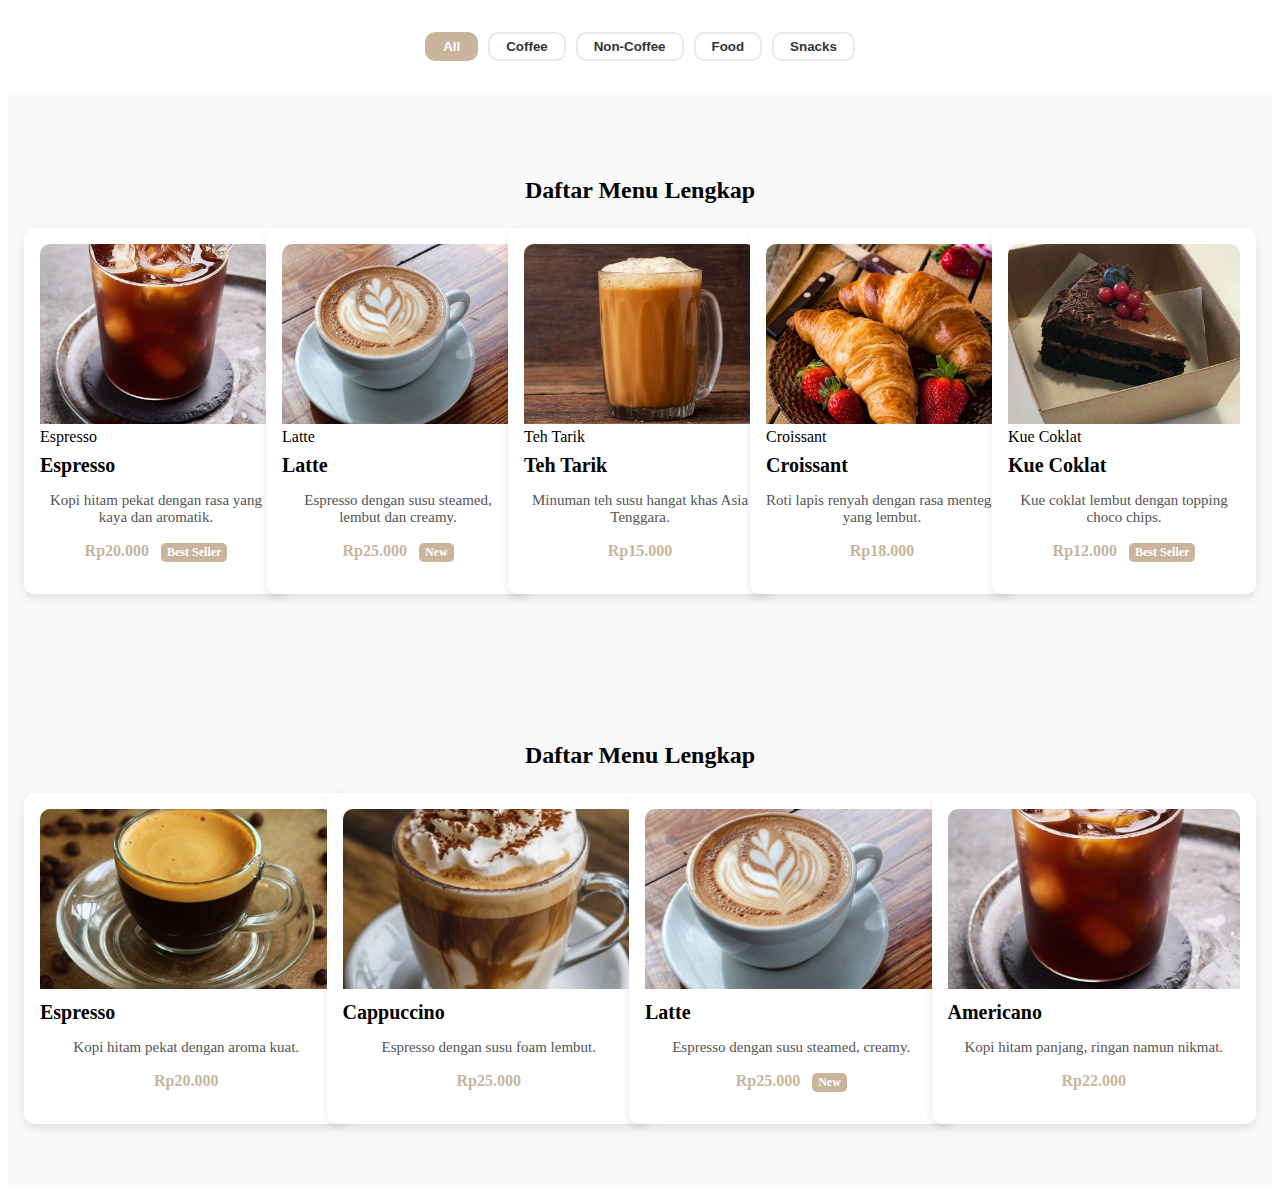
<file: menu.html>
<!DOCTYPE html>
<html lang="id">
<head>
  <meta charset="utf-8">
  <meta name="viewport" content="width=device-width, initial-scale=1.0">
  <link rel="stylesheet" href="style.css">
  <title>Kopi Santai</title>
</head>
<body> 
    <header> 
    <nav class="menu-filter">
        <button class="filter-btn active" data-filter="all">All</button>
        <button class="filter-btn" data-filter="coffee">Coffee</button>
        <button class="filter-btn" data-filter="non-coffee">Non-Coffee</button>
        <button class="filter-btn" data-filter="food">Food</button>
        <button class="filter-btn" data-filter="snacks">Snacks</button>
    </nav>
    </header>

    <main>
    <section class="menu-grid">
    <h2>Daftar Menu Lengkap</h2>
    <div class="grid-container">
        <article class="menu-item" data-category="coffee">
            <figure>
                <img src="americano.jpg" alt="Espresso">
                <figcaption>Espresso</figcaption>
            </figure>
            <h3>Espresso</h3>
            <p class="deskripsi">Kopi hitam pekat dengan rasa yang kaya dan aromatik.</p>
            <p class="harga">Rp20.000 <span class="tag best-seller">Best Seller</span></p>
        </article>

        <article class="menu-item" data-category="coffee">
            <figure>
                <img src="latte.jpg" alt="Latte">
                <figcaption>Latte</figcaption>
            </figure>
            <h3>Latte</h3>
            <p class="deskripsi">Espresso dengan susu steamed, lembut dan creamy.</p>
            <p class="harga">Rp25.000 <span class="tag new">New</span></p>
        </article>

        <article class="menu-item" data-category="non-coffee">
            <figure>
                <img src="Teh Tarik.jpg" alt="Teh Tarik">
                <figcaption>Teh Tarik</figcaption>
            </figure>
            <h3>Teh Tarik</h3>
            <p class="deskripsi">Minuman teh susu hangat khas Asia Tenggara.</p>
            <p class="harga">Rp15.000</p>
        </article>

  
        <article class="menu-item" data-category="food">
            <figure>
                <img src="wasong.jpg" alt="Croissant">
                <figcaption>Croissant</figcaption>
            </figure>
            <h3>Croissant</h3>
            <p class="deskripsi">Roti lapis renyah dengan rasa mentega yang lembut.</p>
            <p class="harga">Rp18.000</p>
        </article>

        <article class="menu-item" data-category="snacks">
            <figure>
                <img src="coklat.jpg" alt="Kue Coklat">
                <figcaption>Kue Coklat</figcaption>
            </figure>
            <h3>Kue Coklat</h3>
            <p class="deskripsi">Kue coklat lembut dengan topping choco chips.</p>
            <p class="harga">Rp12.000 <span class="tag best-seller">Best Seller</span></p>
        </article> 
    </div>
    </section>

    <section class="menu-grid">
    <h2>Daftar Menu Lengkap</h2>
    <div class="grid-container">
        <article class="menu-item" data-category="coffee">
            <figure>
                <img src="espreso.jpg" alt="Espresso">
            </figure>
            <h3>Espresso</h3>
            <p class="deskripsi">Kopi hitam pekat dengan aroma kuat.</p>
            <p class="harga">Rp20.000</p>
        </article>

        <article class="menu-item" data-category="coffee">
            <figure>
                <img src="capucino.jpg" alt="Cappuccino">
            </figure>
            <h3>Cappuccino</h3>
            <p class="deskripsi">Espresso dengan susu foam lembut.</p>
            <p class="harga">Rp25.000</p>
        </article>

        <article class="menu-item" data-category="coffee">
            <figure>
                <img src="latte.jpg" alt="Latte">
            </figure>
            <h3>Latte</h3>
            <p class="deskripsi">Espresso dengan susu steamed, creamy.</p>
            <p class="harga">Rp25.000 <span class="tag new">New</span></p>
        </article>

        <article class="menu-item" data-category="coffee">
            <figure>
                <img src="americano.jpg" alt="Americano">
            </figure>
            <h3>Americano</h3>
            <p class="deskripsi">Kopi hitam panjang, ringan namun nikmat.</p>
            <p class="harga">Rp22.000</p>
        </article>




    </main>


</body>
</file>
<file: style.css>
.body{
    margin: 0;
    padding: 0;
}

.navbar{
  background-color: #EFE9E3;
  padding: 10px 0;
  text-align: right;
  position: fixed;
  top: 0;
  left: 0;
  width: 100%;
  z-index: 100;
}

.navbar li{
    display: inline;
    margin: 0 15px; 
    letter-spacing: 1px;
    font-family: 'Segoe UI', Tahoma, Geneva, Verdana, sans-serif;
}

.navbar ul{
    list-style: none;
}

.home1{
    background-image: url(cafe.jpg);
    background-size: cover;
    background-position: center;
    background-repeat: no-repeat;
    height: 100vh;

}
.hero-content h1, p {
    justify-content: center;
    align-items: center;
    text-align: center;
}

.favorit {
    text-align: center;
    background-color: #f9f9f9;
}

.favorit h2 {
    font-size: 24px;
    margin-bottom: 24px;
}

.menufavorit {
    display: flex;
    flex-wrap: wrap;
    justify-content: center;
    gap: 10px; 
}

.menu-card {
    background-color: white;
    border-radius: 10px;
    width: 250px;
    transition: transform 0.3s;
}

.menu-card:hover {
    transform: translateY(-10px);
}

.menu-card img {
    width: 100%;
    height: 180px;
    object-fit: cover;
}

.detail-menu {
    padding: 5px;
    text-align: left;
}

.detail-menu h3 {
    font-size: 20px;
    margin-bottom: 10px;
}

.detail-menu .harga {
    font-weight: bold;
    color: #C9B59C;
    margin-bottom: 2px;
}

.detail-menu p {
    font-size: 15px;
    color: #555;
}

.why-us {
    padding: 4rem 2rem;
    text-align: center;
    background-color: #C9B59C;
}

.why-us h2 {
    font-size: 2.5rem;
    margin-bottom: 2rem;
}

.keunggulan {
    display: flex;
    flex-wrap: wrap;
    justify-content: center;
    gap: 10px; 
}

.keunggulan-card {
    background-color: white;
    border-radius: 10px;
    width: 250px;
    padding: 2rem 1rem;
    box-shadow: 0 4px 8px rgba(0,0,0,0.1);
    text-align: center;
    transition: transform 0.3s;
}

.keunggulan-card:hover {
    transform: translateY(-5px);
}

.keunggulan-card img {
    width: 60px;
    height: 60px;
    margin-bottom: 1rem;
}

.keunggulan-card h3 {
    font-size: 1.2rem;
    margin-bottom: 0.5rem;
}

.keunggulan-card p {
    font-size: 0.9rem;
    color: #555;
}

.menu-filter {
    display: flex;
    justify-content: center;
    gap: 10px;
    margin: 2rem 0;
    flex-wrap: wrap;
}

.filter-btn {
    padding: 5px 1rem;
    border: 2px solid #EFE9E3;
    background-color: white;
    color: #333;
    border-radius: 10px;
    font-family: 'Segoe UI', Tahoma, Geneva, Verdana, sans-serif;
    font-weight: bold;
    cursor: pointer;
    transition: all 0.3s;
}

.filter-btn:hover,
.filter-btn.active {
    background-color: #C9B59C;
    color: white;
    border-color: #C9B59C;
}

.menu-grid {
    padding: 4rem 2rem;
    text-align: center;
    background-color: #f9f9f9;
}

.menu-grid h2 {
    font-size: 24px;
    margin-bottom: 24px;
}

.grid-container {
    display: grid;
    grid-template-columns: repeat(auto-fit, minmax(220px, 1fr));
    gap: 10px;
    justify-items: center;
}

.menu-item {
    background-color: white;
    border-radius: 10px;
    padding: 1rem;
    box-shadow: 0 4px 8px rgba(0,0,0,0.1);
    transition: transform 0.3s;
    text-align: left;
    width: 100%;
}

.menu-item:hover {
    transform: translateY(-10px);
}

.menu-item figure {
    margin: 0;
}

.menu-item img {
    width: 100%;
    height: 180px;
    object-fit: cover;
    border-radius: 10px 10px 0 0;
}

.menu-item h3 {
    font-size: 20px;
    margin: 0.5rem 0;
}

.menu-item .deskripsi {
    font-size: 15px;
    color: #555;
    margin-bottom: 0.5rem;
}

.menu-item .harga {
    font-weight: bold;
    color: #C9B59C;
}

.menu-item .tag {
    display: inline-block;
    background-color: #C9B59C;
    color: white;
    font-size: 12px;
    padding: 2px 6px;
    border-radius: 5px;
    margin-left: 0.5rem;
}
.menu-grid {
    padding: 4rem 2rem;
    text-align: center;
    background-color: #f9f9f9;
}

.menu-grid h2 {
    font-size: 24px;
    margin-bottom: 24px;
}

.grid-container {
    display: grid;
    grid-template-columns: repeat(auto-fit, minmax(220px, 1fr));
    gap: 10px;
    justify-items: center;
}

.menu-item {
    background-color: white;
    border-radius: 10px;
    padding: 1rem;
    transition: transform 0.3s;
    text-align: left;
    width: 100%;
}

.menu-item:hover {
    transform: translateY(-10px);
}

.menu-item figure {
    margin: 0;
}

.menu-item img {
    width: 100%;
    height: 180px;
    object-fit: cover;
    border-radius: 10px 10px 0 0;
}

.menu-item h3 {
    font-size: 20px;
    margin: 0.5rem 0;
}

.menu-item .deskripsi {
    font-size: 15px;
    color: #555;
    margin-bottom: 0.5rem;
}

.menu-item .harga {
    font-weight: bold;
    color: #C9B59C;
}

.menu-item .tag {
    display: inline-block;
    background-color: #C9B59C;
    color: white;
    font-size: 12px;
    padding: 2px 6px;
    border-radius: 5px;
    margin-left: 0.5rem;
}

.footer-social ul {
    list-style: none;
    padding: 0;
    display: flex;
    gap: 15px;
}

.footer-social a {
    text-decoration: none;
    color: #333;
    font-weight: bold;
}

.footer-social a:hover {
    color: #d0c6b5;
}
</file>
